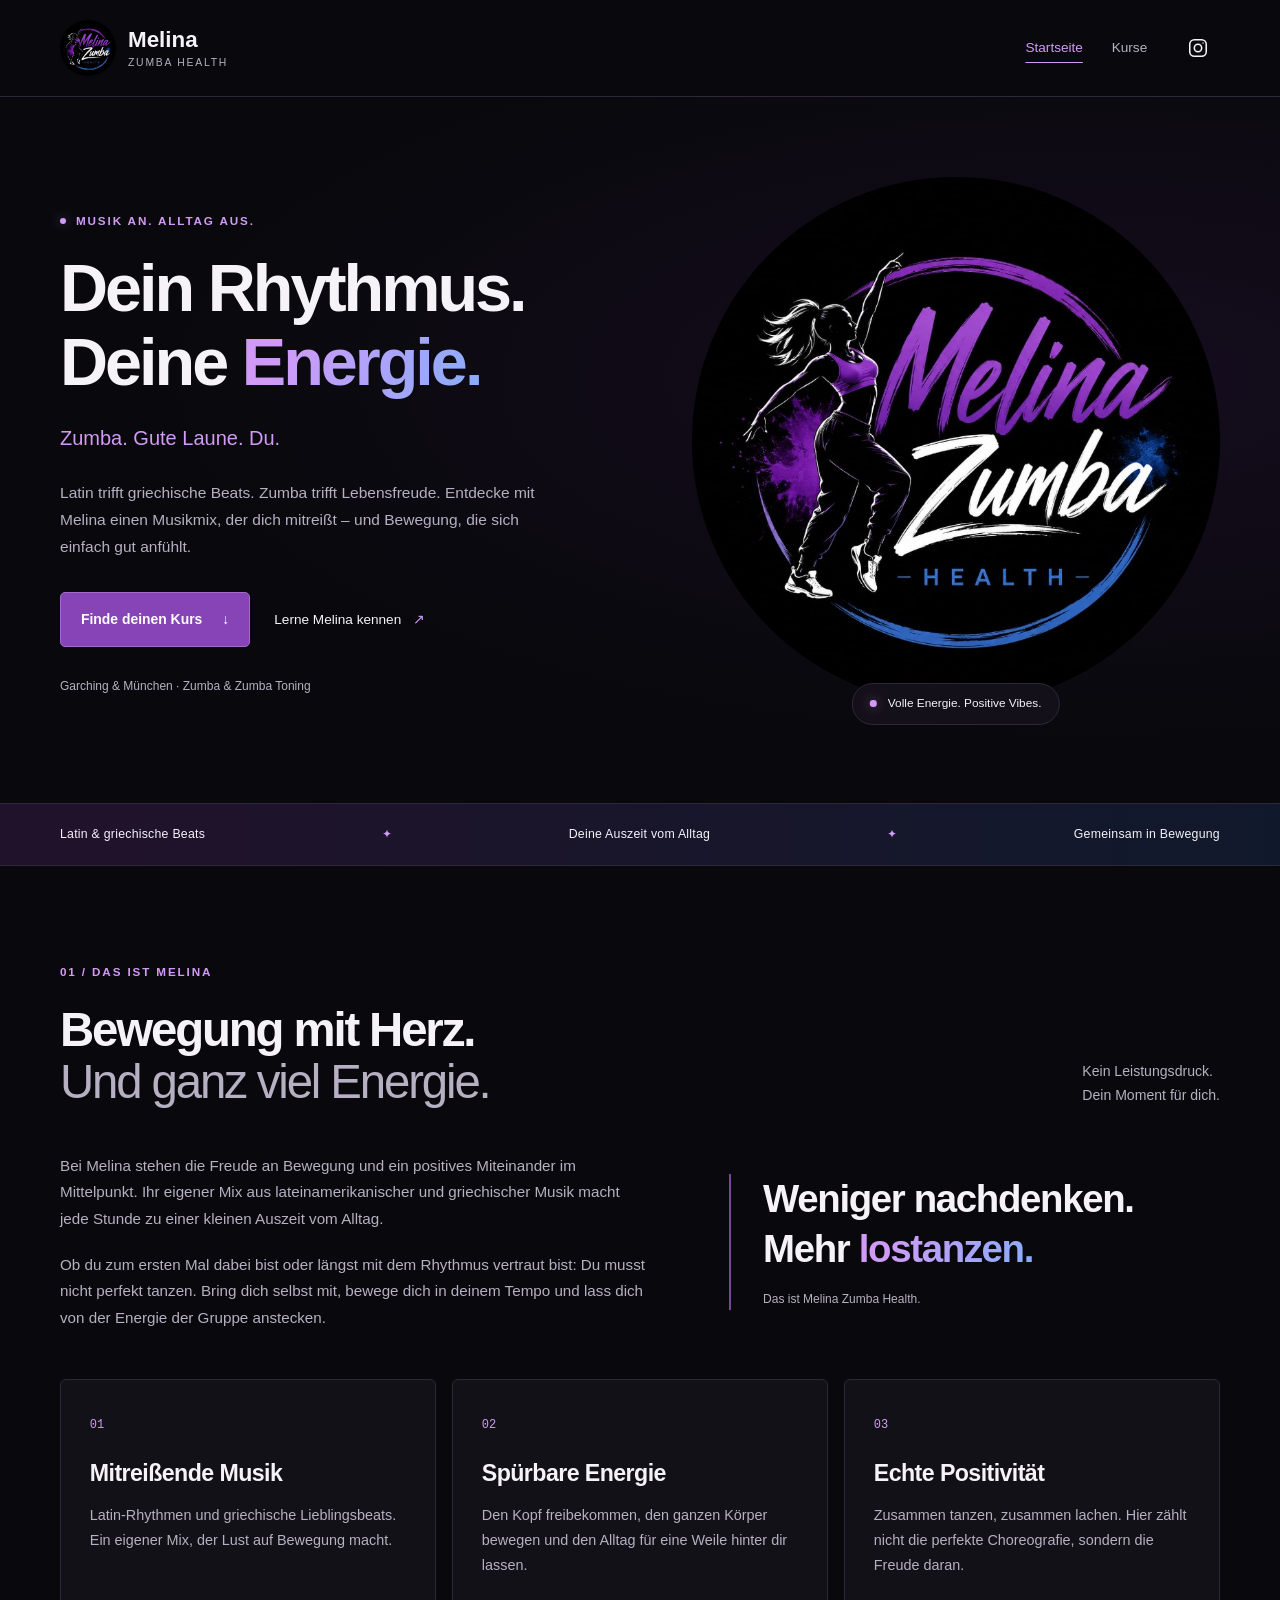
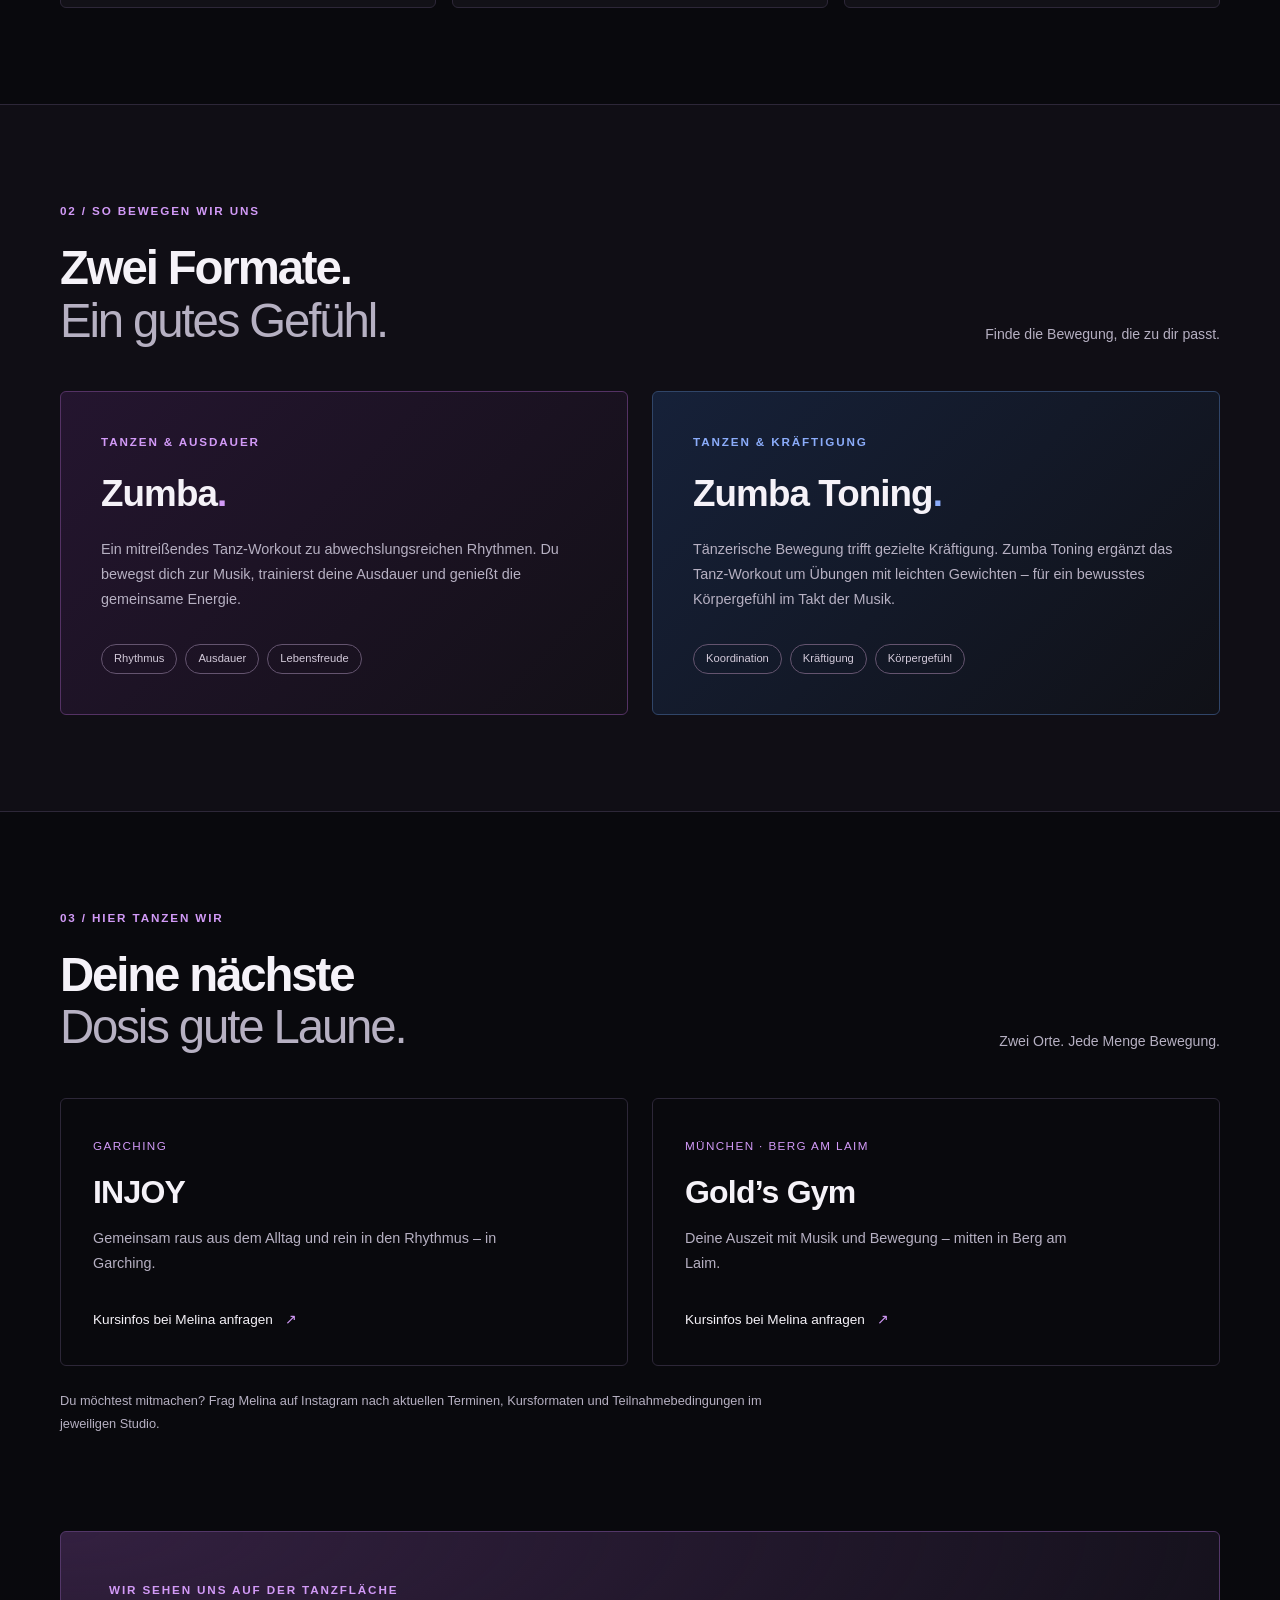
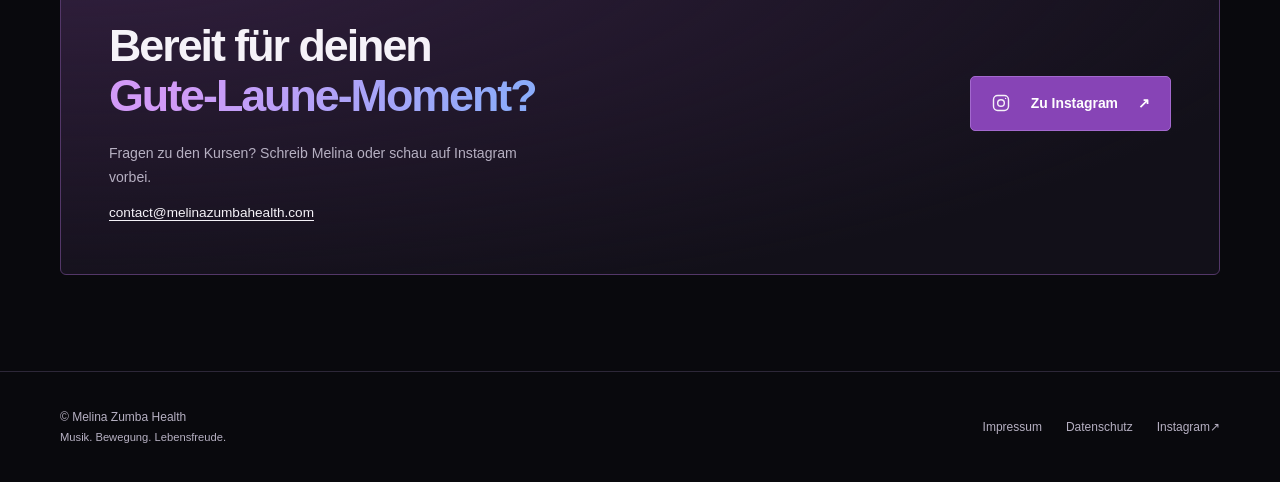
<file: index.html>
<!doctype html>
<html lang="de">
<head>
  <meta charset="utf-8">
  <meta name="viewport" content="width=device-width, initial-scale=1">
  <meta name="description" content="Zumba und Zumba Toning mit Melina in Garching und München: Latin und griechische Musik, volle Energie und jede Menge gute Laune.">
  <meta name="theme-color" content="#09090d">
  <title>Melina Zumba Health | Dein Rhythmus. Deine Energie.</title>
  <link rel="icon" href="images/melina-zumba-light.jpeg" type="image/jpeg">
  <link rel="stylesheet" href="style.css">
</head>
<body>
  <a class="skip-link" href="#main">Zum Inhalt springen</a>
  <header class="site-header">
    <div class="container header-inner">
      <a class="brand" href="index.html" aria-label="Melina Zumba Health – Startseite"><img src="images/melina-zumba-dark.jpeg" alt="" width="56" height="56"><span>Melina<span class="brand-sub">Zumba Health</span></span></a>
      <nav aria-label="Hauptnavigation">
        <a href="index.html" aria-current="page">Startseite</a>
        <a href="#kurse">Kurse</a>
        <a class="social-link" href="https://www.instagram.com/melina_zumba_health/" aria-label="Melina Zumba Health auf Instagram" rel="noopener noreferrer"><img src="images/instagram.svg" alt="" width="22" height="22"></a>
      </nav>
    </div>
  </header>
  <main id="main">
    <section class="hero" aria-labelledby="hero-title">
      <div class="container hero-grid">
        <div class="hero-copy">
          <p class="eyebrow"><span class="status-dot" aria-hidden="true"></span> Musik an. Alltag aus.</p>
          <h1 id="hero-title">Dein Rhythmus.<br>Deine <span class="gradient-text">Energie.</span></h1>
          <p class="hero-tagline">Zumba. Gute Laune. Du.</p>
          <p class="hero-intro">Latin trifft griechische Beats. Zumba trifft Lebensfreude. Entdecke mit Melina einen Musikmix, der dich mitreißt – und Bewegung, die sich einfach gut anfühlt.</p>
          <div class="actions">
            <a class="button" href="#kurse">Finde deinen Kurs <span aria-hidden="true">&darr;</span></a>
            <a class="text-link" href="https://www.instagram.com/melina_zumba_health/" rel="noopener noreferrer">Lerne Melina kennen <span aria-hidden="true">&nearr;</span></a>
          </div>
          <p class="hero-location">Garching &amp; München · Zumba &amp; Zumba Toning</p>
        </div>
        <figure class="hero-art">
          <img src="images/melina-zumba-dark.jpeg" alt="Melina Zumba Health: tanzende Silhouette mit violettem und blauem Schriftzug" width="768" height="768" fetchpriority="high">
          <figcaption><span class="status-dot" aria-hidden="true"></span> Volle Energie. Positive Vibes.</figcaption>
        </figure>
      </div>
    </section>
    <div class="rhythm-strip" aria-label="Musik und Bewegung"><div class="container"><span>Latin &amp; griechische Beats</span><span aria-hidden="true">✦</span><span>Deine Auszeit vom Alltag</span><span aria-hidden="true">✦</span><span>Gemeinsam in Bewegung</span></div></div>
    <section class="section container" id="melina" aria-labelledby="melina-title">
      <div class="section-heading">
        <div><p class="eyebrow">01 / Das ist Melina</p><h2 id="melina-title">Bewegung mit Herz.<br><span class="muted">Und ganz viel Energie.</span></h2></div>
        <p>Kein Leistungsdruck.<br>Dein Moment für dich.</p>
      </div>
      <div class="about-grid">
        <div class="about-copy"><p>Bei Melina stehen die Freude an Bewegung und ein positives Miteinander im Mittelpunkt. Ihr eigener Mix aus lateinamerikanischer und griechischer Musik macht jede Stunde zu einer kleinen Auszeit vom Alltag.</p><p>Ob du zum ersten Mal dabei bist oder längst mit dem Rhythmus vertraut bist: Du musst nicht perfekt tanzen. Bring dich selbst mit, bewege dich in deinem Tempo und lass dich von der Energie der Gruppe anstecken.</p></div>
        <div class="signature"><p>Weniger nachdenken.<br>Mehr <span class="gradient-text">lostanzen.</span></p><span>Das ist Melina Zumba Health.</span></div>
      </div>
      <div class="values-grid">
        <article class="value-card"><span class="card-number">01</span><h3>Mitreißende Musik</h3><p>Latin-Rhythmen und griechische Lieblingsbeats. Ein eigener Mix, der Lust auf Bewegung macht.</p></article>
        <article class="value-card"><span class="card-number">02</span><h3>Spürbare Energie</h3><p>Den Kopf freibekommen, den ganzen Körper bewegen und den Alltag für eine Weile hinter dir lassen.</p></article>
        <article class="value-card"><span class="card-number">03</span><h3>Echte Positivität</h3><p>Zusammen tanzen, zusammen lachen. Hier zählt nicht die perfekte Choreografie, sondern die Freude daran.</p></article>
      </div>
    </section>
    <section class="section formats-section" aria-labelledby="formats-title">
      <div class="container">
        <div class="section-heading"><div><p class="eyebrow">02 / So bewegen wir uns</p><h2 id="formats-title">Zwei Formate.<br><span class="muted">Ein gutes Gefühl.</span></h2></div><p>Finde die Bewegung, die zu dir passt.</p></div>
        <div class="formats-grid">
          <article class="format-card"><p class="eyebrow">Tanzen &amp; Ausdauer</p><h3>Zumba<span class="accent">.</span></h3><p>Ein mitreißendes Tanz-Workout zu abwechslungsreichen Rhythmen. Du bewegst dich zur Musik, trainierst deine Ausdauer und genießt die gemeinsame Energie.</p><ul class="tag-list" aria-label="Zumba-Schwerpunkte"><li>Rhythmus</li><li>Ausdauer</li><li>Lebensfreude</li></ul></article>
          <article class="format-card toning"><p class="eyebrow">Tanzen &amp; Kräftigung</p><h3>Zumba Toning<span class="accent">.</span></h3><p>Tänzerische Bewegung trifft gezielte Kräftigung. Zumba Toning ergänzt das Tanz-Workout um Übungen mit leichten Gewichten – für ein bewusstes Körpergefühl im Takt der Musik.</p><ul class="tag-list" aria-label="Zumba-Toning-Schwerpunkte"><li>Koordination</li><li>Kräftigung</li><li>Körpergefühl</li></ul></article>
        </div>
      </div>
    </section>
    <section class="section container" id="kurse" aria-labelledby="courses-title">
      <div class="section-heading"><div><p class="eyebrow">03 / Hier tanzen wir</p><h2 id="courses-title">Deine nächste<br><span class="muted">Dosis gute Laune.</span></h2></div><p>Zwei Orte. Jede Menge Bewegung.</p></div>
      <div class="venues-grid">
        <article class="venue-card"><span class="location-label">Garching</span><h3>INJOY</h3><p>Gemeinsam raus aus dem Alltag und rein in den Rhythmus – in Garching.</p><a class="text-link" href="https://www.instagram.com/melina_zumba_health/" rel="noopener noreferrer">Kursinfos bei Melina anfragen <span aria-hidden="true">&nearr;</span></a></article>
        <article class="venue-card"><span class="location-label">München · Berg am Laim</span><h3>Gold’s Gym</h3><p>Deine Auszeit mit Musik und Bewegung – mitten in Berg am Laim.</p><a class="text-link" href="https://www.instagram.com/melina_zumba_health/" rel="noopener noreferrer">Kursinfos bei Melina anfragen <span aria-hidden="true">&nearr;</span></a></article>
      </div>
      <p class="course-note">Du möchtest mitmachen? Frag Melina auf Instagram nach aktuellen Terminen, Kursformaten und Teilnahmebedingungen im jeweiligen Studio.</p>
    </section>
    <section class="container closing" aria-labelledby="contact-title">
      <div><p class="eyebrow">Wir sehen uns auf der Tanzfläche</p><h2 id="contact-title">Bereit für deinen<br><span class="gradient-text">Gute-Laune-Moment?</span></h2><p>Fragen zu den Kursen? Schreib Melina oder schau auf Instagram vorbei.</p><a class="email-link" href="mailto:contact@melinazumbahealth.com">contact@melinazumbahealth.com</a></div>
      <a class="button" href="https://www.instagram.com/melina_zumba_health/" rel="noopener noreferrer"><img src="images/instagram.svg" alt="" width="20" height="20"> Zu Instagram <span aria-hidden="true">&nearr;</span></a>
    </section>
  </main>
  <footer class="site-footer"><div class="container footer-inner"><p>&copy; Melina Zumba Health <span class="footer-tagline">Musik. Bewegung. Lebensfreude.</span></p><nav aria-label="Fußnavigation"><a href="impressum.html">Impressum</a><a href="datenschutz.html">Datenschutz</a><a href="https://www.instagram.com/melina_zumba_health/" rel="noopener noreferrer">Instagram <span aria-hidden="true">&nearr;</span></a></nav></div></footer>
</body>
</html>
</file>
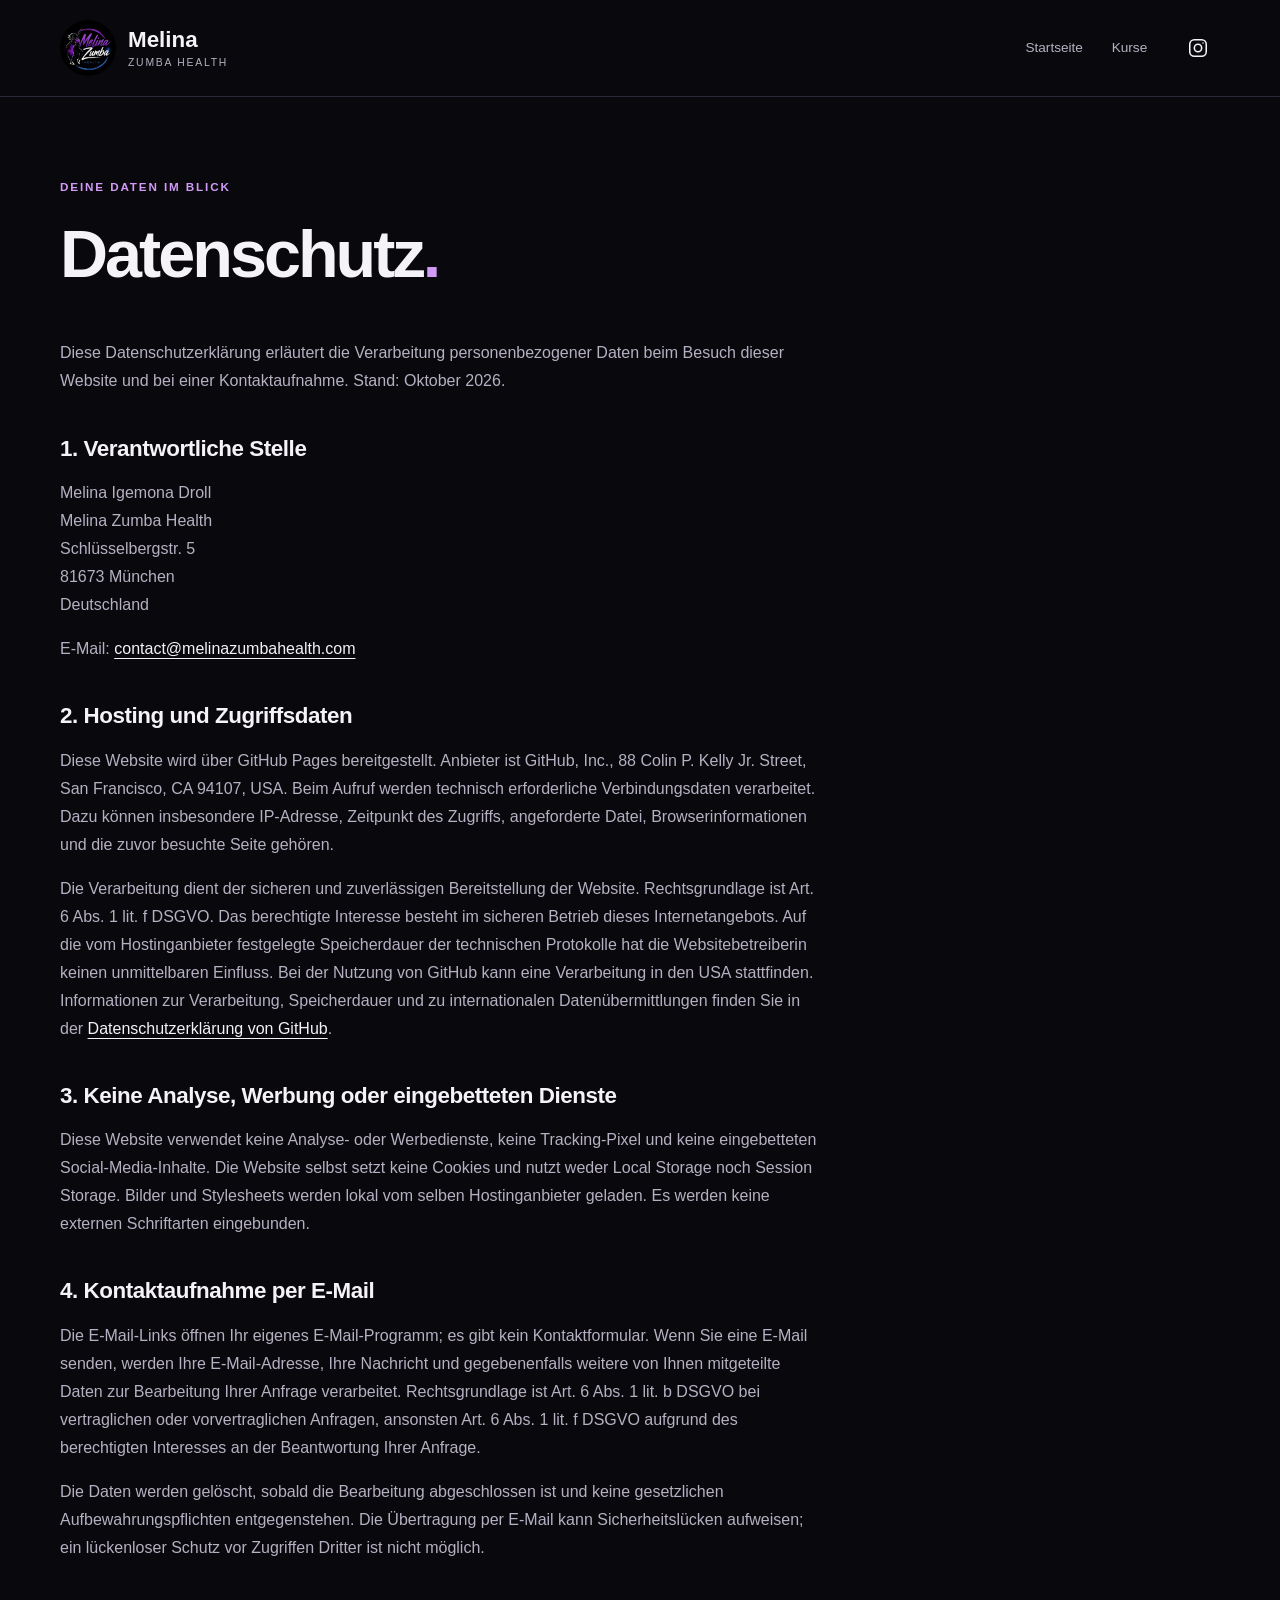
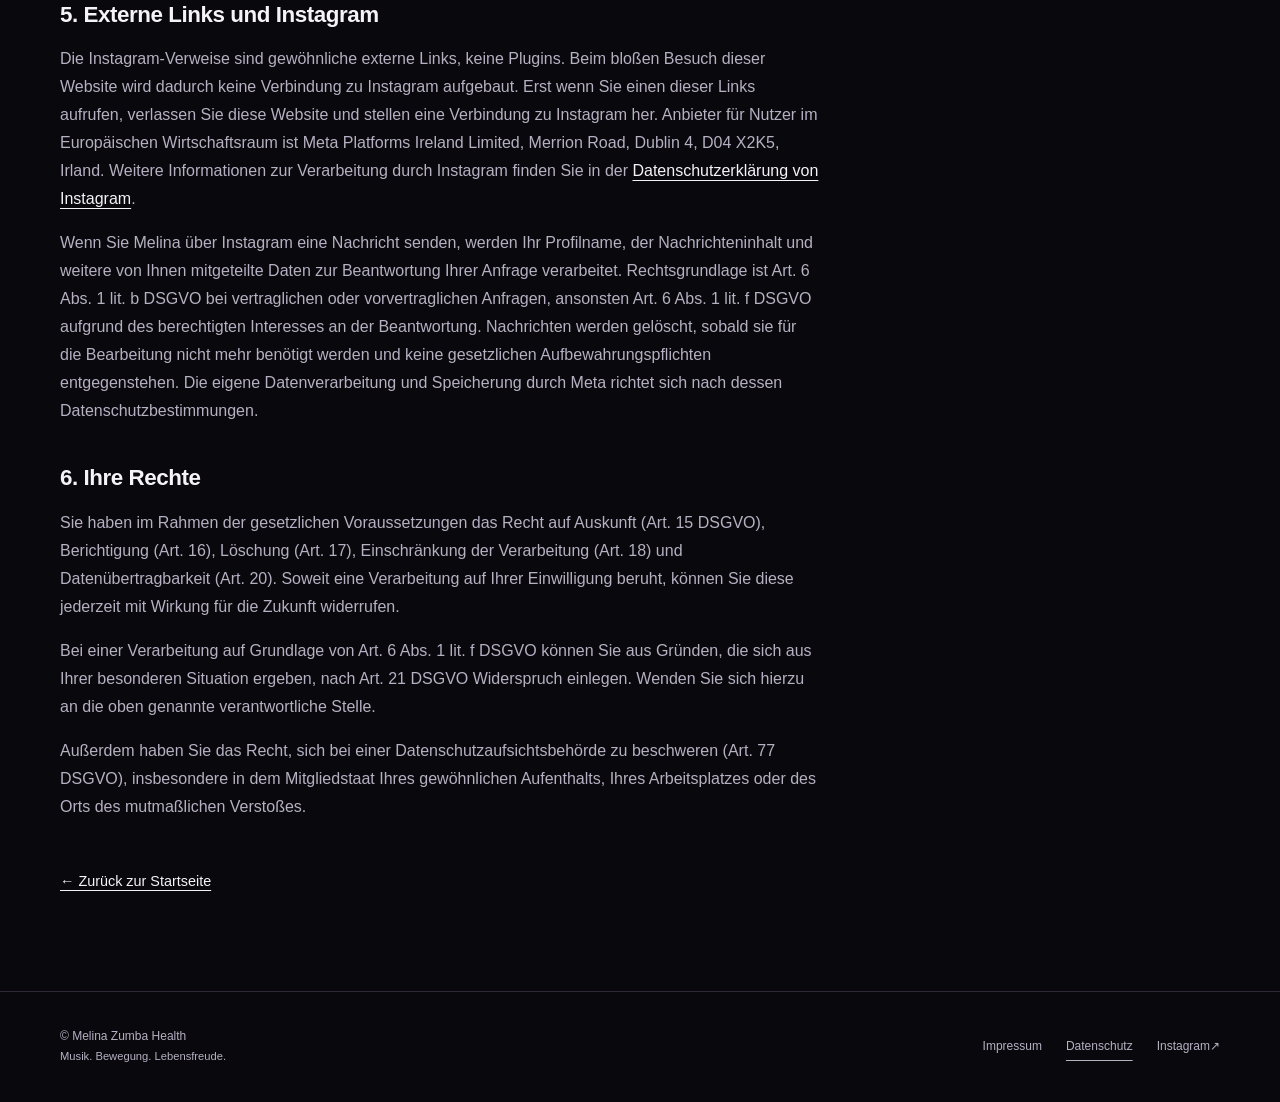
<file: datenschutz.html>
<!doctype html>
<html lang="de">
<head>
  <meta charset="utf-8">
  <meta name="viewport" content="width=device-width, initial-scale=1">
  <meta name="description" content="Datenschutzerklärung von Melina Zumba Health: Informationen zu Hosting, Kontaktaufnahme und Instagram-Verlinkungen.">
  <meta name="theme-color" content="#09090d">
  <title>Datenschutz | Melina Zumba Health</title>
  <link rel="icon" href="images/melina-zumba-light.jpeg" type="image/jpeg">
  <link rel="stylesheet" href="style.css">
</head>
<body>
  <a class="skip-link" href="#main">Zum Inhalt springen</a>
  <header class="site-header"><div class="container header-inner"><a class="brand" href="index.html" aria-label="Melina Zumba Health – Startseite"><img src="images/melina-zumba-dark.jpeg" alt="" width="56" height="56"><span>Melina<span class="brand-sub">Zumba Health</span></span></a><nav aria-label="Hauptnavigation"><a href="index.html">Startseite</a><a href="index.html#kurse">Kurse</a><a class="social-link" href="https://www.instagram.com/melina_zumba_health/" aria-label="Melina Zumba Health auf Instagram" rel="noopener noreferrer"><img src="images/instagram.svg" alt="" width="22" height="22"></a></nav></div></header>
  <main id="main" class="container legal-page">
    <p class="eyebrow">Deine Daten im Blick</p>
    <h1>Datenschutz<span class="accent">.</span></h1>
    <div class="legal-prose">
      <p>Diese Datenschutzerklärung erläutert die Verarbeitung personenbezogener Daten beim Besuch dieser Website und bei einer Kontaktaufnahme. Stand: Oktober 2026.</p>
      <h2>1. Verantwortliche Stelle</h2>
      <address>Melina Igemona Droll<br>Melina Zumba Health<br>Schlüsselbergstr. 5<br>81673 München<br>Deutschland</address>
      <p>E-Mail: <a href="mailto:contact@melinazumbahealth.com">contact@melinazumbahealth.com</a></p>
      <h2>2. Hosting und Zugriffsdaten</h2>
      <p>Diese Website wird über GitHub Pages bereitgestellt. Anbieter ist GitHub, Inc., 88 Colin P. Kelly Jr. Street, San Francisco, CA 94107, USA. Beim Aufruf werden technisch erforderliche Verbindungsdaten verarbeitet. Dazu können insbesondere IP-Adresse, Zeitpunkt des Zugriffs, angeforderte Datei, Browserinformationen und die zuvor besuchte Seite gehören.</p>
      <p>Die Verarbeitung dient der sicheren und zuverlässigen Bereitstellung der Website. Rechtsgrundlage ist Art. 6 Abs. 1 lit. f DSGVO. Das berechtigte Interesse besteht im sicheren Betrieb dieses Internetangebots. Auf die vom Hostinganbieter festgelegte Speicherdauer der technischen Protokolle hat die Websitebetreiberin keinen unmittelbaren Einfluss. Bei der Nutzung von GitHub kann eine Verarbeitung in den USA stattfinden. Informationen zur Verarbeitung, Speicherdauer und zu internationalen Datenübermittlungen finden Sie in der <a href="https://docs.github.com/en/site-policy/privacy-policies/github-general-privacy-statement" rel="noopener noreferrer">Datenschutzerklärung von GitHub</a>.</p>
      <h2>3. Keine Analyse, Werbung oder eingebetteten Dienste</h2>
      <p>Diese Website verwendet keine Analyse- oder Werbedienste, keine Tracking-Pixel und keine eingebetteten Social-Media-Inhalte. Die Website selbst setzt keine Cookies und nutzt weder Local Storage noch Session Storage. Bilder und Stylesheets werden lokal vom selben Hostinganbieter geladen. Es werden keine externen Schriftarten eingebunden.</p>
      <h2>4. Kontaktaufnahme per E-Mail</h2>
      <p>Die E-Mail-Links öffnen Ihr eigenes E-Mail-Programm; es gibt kein Kontaktformular. Wenn Sie eine E-Mail senden, werden Ihre E-Mail-Adresse, Ihre Nachricht und gegebenenfalls weitere von Ihnen mitgeteilte Daten zur Bearbeitung Ihrer Anfrage verarbeitet. Rechtsgrundlage ist Art. 6 Abs. 1 lit. b DSGVO bei vertraglichen oder vorvertraglichen Anfragen, ansonsten Art. 6 Abs. 1 lit. f DSGVO aufgrund des berechtigten Interesses an der Beantwortung Ihrer Anfrage.</p>
      <p>Die Daten werden gelöscht, sobald die Bearbeitung abgeschlossen ist und keine gesetzlichen Aufbewahrungspflichten entgegenstehen. Die Übertragung per E-Mail kann Sicherheitslücken aufweisen; ein lückenloser Schutz vor Zugriffen Dritter ist nicht möglich.</p>
      <h2>5. Externe Links und Instagram</h2>
      <p>Die Instagram-Verweise sind gewöhnliche externe Links, keine Plugins. Beim bloßen Besuch dieser Website wird dadurch keine Verbindung zu Instagram aufgebaut. Erst wenn Sie einen dieser Links aufrufen, verlassen Sie diese Website und stellen eine Verbindung zu Instagram her. Anbieter für Nutzer im Europäischen Wirtschaftsraum ist Meta Platforms Ireland Limited, Merrion Road, Dublin 4, D04 X2K5, Irland. Weitere Informationen zur Verarbeitung durch Instagram finden Sie in der <a href="https://privacycenter.instagram.com/policy/" rel="noopener noreferrer">Datenschutzerklärung von Instagram</a>.</p>
      <p>Wenn Sie Melina über Instagram eine Nachricht senden, werden Ihr Profilname, der Nachrichteninhalt und weitere von Ihnen mitgeteilte Daten zur Beantwortung Ihrer Anfrage verarbeitet. Rechtsgrundlage ist Art. 6 Abs. 1 lit. b DSGVO bei vertraglichen oder vorvertraglichen Anfragen, ansonsten Art. 6 Abs. 1 lit. f DSGVO aufgrund des berechtigten Interesses an der Beantwortung. Nachrichten werden gelöscht, sobald sie für die Bearbeitung nicht mehr benötigt werden und keine gesetzlichen Aufbewahrungspflichten entgegenstehen. Die eigene Datenverarbeitung und Speicherung durch Meta richtet sich nach dessen Datenschutzbestimmungen.</p>
      <h2>6. Ihre Rechte</h2>
      <p>Sie haben im Rahmen der gesetzlichen Voraussetzungen das Recht auf Auskunft (Art. 15 DSGVO), Berichtigung (Art. 16), Löschung (Art. 17), Einschränkung der Verarbeitung (Art. 18) und Datenübertragbarkeit (Art. 20). Soweit eine Verarbeitung auf Ihrer Einwilligung beruht, können Sie diese jederzeit mit Wirkung für die Zukunft widerrufen.</p>
      <p>Bei einer Verarbeitung auf Grundlage von Art. 6 Abs. 1 lit. f DSGVO können Sie aus Gründen, die sich aus Ihrer besonderen Situation ergeben, nach Art. 21 DSGVO Widerspruch einlegen. Wenden Sie sich hierzu an die oben genannte verantwortliche Stelle.</p>
      <p>Außerdem haben Sie das Recht, sich bei einer Datenschutzaufsichtsbehörde zu beschweren (Art. 77 DSGVO), insbesondere in dem Mitgliedstaat Ihres gewöhnlichen Aufenthalts, Ihres Arbeitsplatzes oder des Orts des mutmaßlichen Verstoßes.</p>
    </div>
    <a class="back-link" href="index.html">&larr; Zurück zur Startseite</a>
  </main>
  <footer class="site-footer"><div class="container footer-inner"><p>&copy; Melina Zumba Health <span class="footer-tagline">Musik. Bewegung. Lebensfreude.</span></p><nav aria-label="Fußnavigation"><a href="impressum.html">Impressum</a><a href="datenschutz.html" aria-current="page">Datenschutz</a><a href="https://www.instagram.com/melina_zumba_health/" rel="noopener noreferrer">Instagram <span aria-hidden="true">&nearr;</span></a></nav></div></footer>
</body>
</html>
</file>
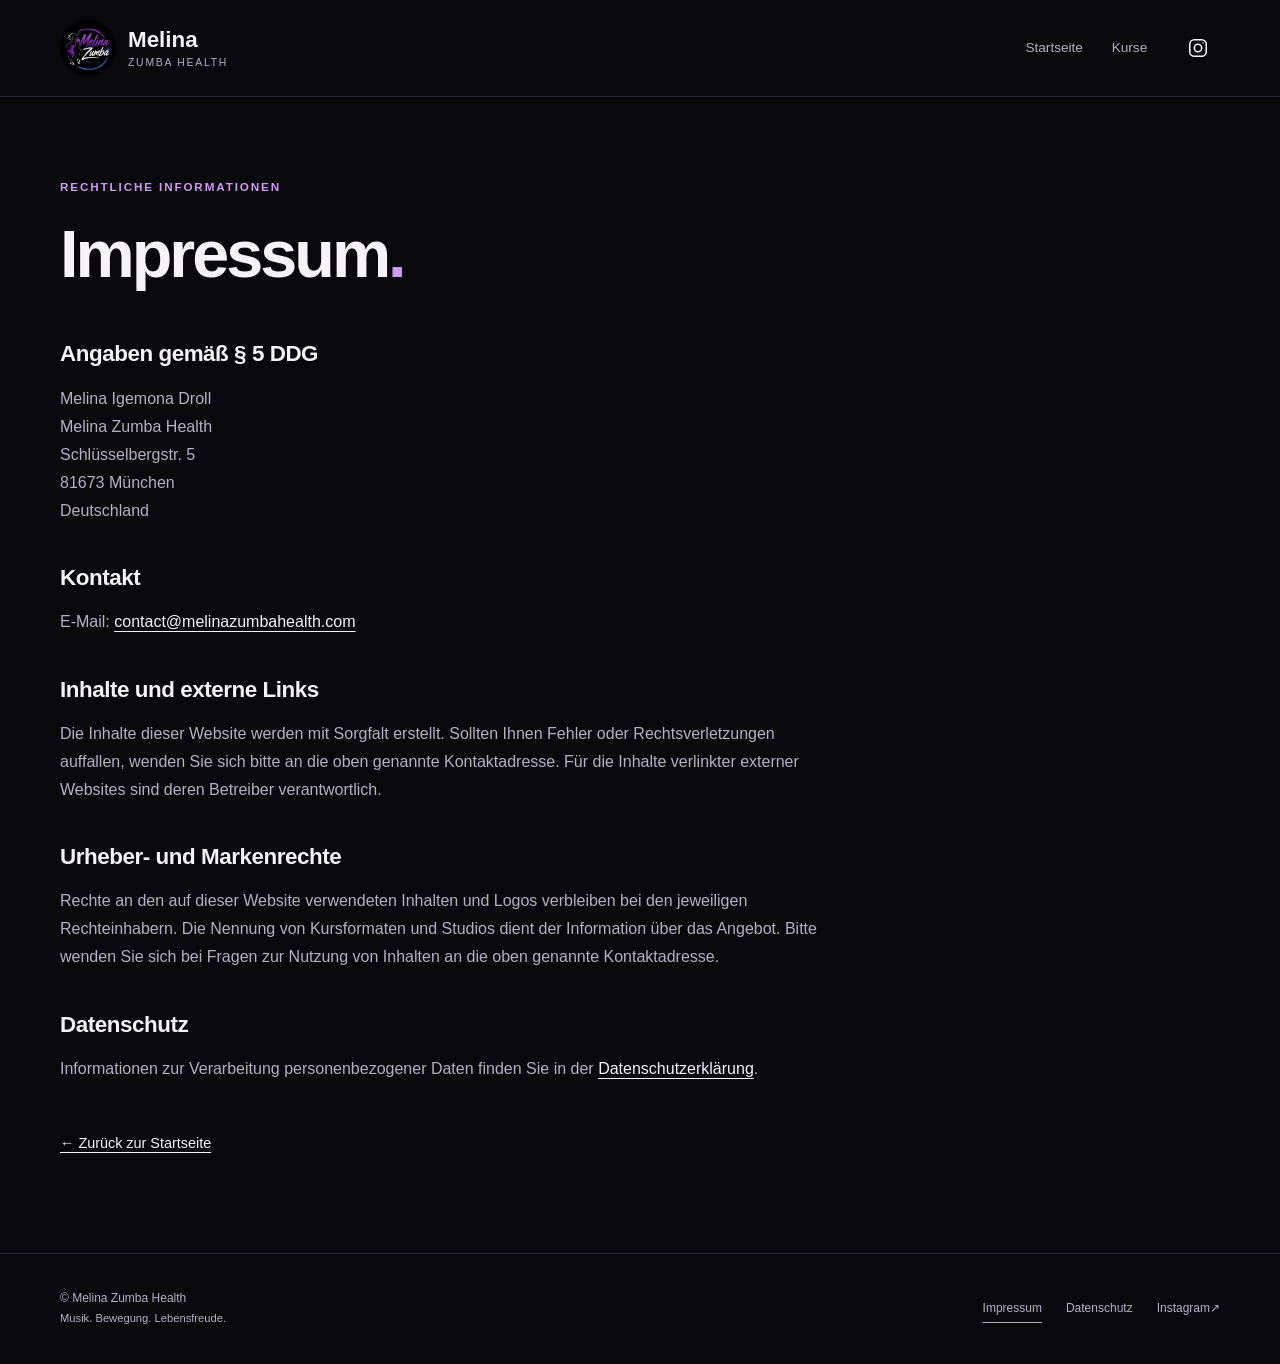
<file: impressum.html>
<!doctype html>
<html lang="de">
<head>
  <meta charset="utf-8">
  <meta name="viewport" content="width=device-width, initial-scale=1">
  <meta name="description" content="Impressum und Kontaktangaben von Melina Zumba Health – Melina Igemona Droll.">
  <meta name="theme-color" content="#09090d">
  <title>Impressum | Melina Zumba Health</title>
  <link rel="icon" href="images/melina-zumba-light.jpeg" type="image/jpeg">
  <link rel="stylesheet" href="style.css">
</head>
<body>
  <a class="skip-link" href="#main">Zum Inhalt springen</a>
  <header class="site-header"><div class="container header-inner"><a class="brand" href="index.html" aria-label="Melina Zumba Health – Startseite"><img src="images/melina-zumba-dark.jpeg" alt="" width="56" height="56"><span>Melina<span class="brand-sub">Zumba Health</span></span></a><nav aria-label="Hauptnavigation"><a href="index.html">Startseite</a><a href="index.html#kurse">Kurse</a><a class="social-link" href="https://www.instagram.com/melina_zumba_health/" aria-label="Melina Zumba Health auf Instagram" rel="noopener noreferrer"><img src="images/instagram.svg" alt="" width="22" height="22"></a></nav></div></header>
  <main id="main" class="container legal-page">
    <p class="eyebrow">Rechtliche Informationen</p>
    <h1>Impressum<span class="accent">.</span></h1>
    <div class="legal-prose">
      <h2>Angaben gemäß § 5 DDG</h2>
      <address>Melina Igemona Droll<br>Melina Zumba Health<br>Schlüsselbergstr. 5<br>81673 München<br>Deutschland</address>
      <h2>Kontakt</h2>
      <p>E-Mail: <a href="mailto:contact@melinazumbahealth.com">contact@melinazumbahealth.com</a></p>
      <h2>Inhalte und externe Links</h2>
      <p>Die Inhalte dieser Website werden mit Sorgfalt erstellt. Sollten Ihnen Fehler oder Rechtsverletzungen auffallen, wenden Sie sich bitte an die oben genannte Kontaktadresse. Für die Inhalte verlinkter externer Websites sind deren Betreiber verantwortlich.</p>
      <h2>Urheber- und Markenrechte</h2>
      <p>Rechte an den auf dieser Website verwendeten Inhalten und Logos verbleiben bei den jeweiligen Rechteinhabern. Die Nennung von Kursformaten und Studios dient der Information über das Angebot. Bitte wenden Sie sich bei Fragen zur Nutzung von Inhalten an die oben genannte Kontaktadresse.</p>
      <h2>Datenschutz</h2>
      <p>Informationen zur Verarbeitung personenbezogener Daten finden Sie in der <a href="datenschutz.html">Datenschutzerklärung</a>.</p>
    </div>
    <a class="back-link" href="index.html">&larr; Zurück zur Startseite</a>
  </main>
  <footer class="site-footer"><div class="container footer-inner"><p>&copy; Melina Zumba Health <span class="footer-tagline">Musik. Bewegung. Lebensfreude.</span></p><nav aria-label="Fußnavigation"><a href="impressum.html" aria-current="page">Impressum</a><a href="datenschutz.html">Datenschutz</a><a href="https://www.instagram.com/melina_zumba_health/" rel="noopener noreferrer">Instagram <span aria-hidden="true">&nearr;</span></a></nav></div></footer>
</body>
</html>
</file>
<file: style.css>
:root {
  color-scheme: dark;
  --background: #09090d;
  --surface: #121117;
  --text: #f5f2f8;
  --muted: #b6b0c2;
  --accent: #d29af7;
  --blue: #8bacfa;
  --border: #2d2738;
}

* { box-sizing: border-box; }
html { scroll-behavior: smooth; scroll-padding-top: 2rem; }
body { margin: 0; min-height: 100vh; display: flex; flex-direction: column; background: var(--background); color: var(--text); font-family: "Segoe UI", Arial, sans-serif; line-height: 1.75; }
main { flex: 1; }
a { color: inherit; text-underline-offset: .25em; }
a:hover { color: var(--accent); }
a:focus-visible { outline: 2px solid var(--accent); outline-offset: 6px; border-radius: 2px; }
img { display: block; max-width: 100%; height: auto; }
h1, h2, h3, p, figure { margin: 0; }
h1, h2, h3 { line-height: 1.1; letter-spacing: -.045em; font-weight: 650; }
h1 { font-size: clamp(2.8rem, 5.2vw, 4.7rem); }
h2 { font-size: clamp(2rem, 3.7vw, 3.2rem); }
h3 { font-size: 1.45rem; letter-spacing: -.025em; }
.container { width: min(1160px, calc(100% - 6rem)); margin-inline: auto; }
.accent { color: var(--accent); }
.muted { color: var(--muted); font-weight: 400; }
.gradient-text { color: var(--accent); background: linear-gradient(110deg, #d29af7 15%, #8bacfa 95%); background-clip: text; -webkit-background-clip: text; -webkit-text-fill-color: transparent; }
.eyebrow { color: var(--accent); text-transform: uppercase; letter-spacing: .16em; font-size: .73rem; font-weight: 650; margin-bottom: 1.3rem; }
.skip-link { position: absolute; z-index: 10; top: .5rem; left: 1rem; padding: .6rem 1rem; background: var(--accent); color: var(--background); transform: translateY(-180%); }
.skip-link:focus { transform: translateY(0); }
.site-header { border-bottom: 1px solid var(--border); }
.header-inner { min-height: 96px; display: flex; align-items: center; justify-content: space-between; gap: 2rem; }
.brand { display: inline-flex; align-items: center; gap: .75rem; text-decoration: none; font-size: 1.4rem; font-weight: 700; line-height: 1.15; }
.brand img { width: 56px; height: 56px; border-radius: 50%; }
.brand-sub { display: block; color: var(--muted); font-size: .65rem; font-weight: 500; text-transform: uppercase; letter-spacing: .17em; margin-top: .3rem; }
nav { display: flex; flex-wrap: wrap; align-items: center; gap: 1.8rem; }
nav a { display: inline-flex; align-items: center; min-height: 44px; font-size: .85rem; text-decoration: none; color: var(--muted); }
nav a[aria-current="page"] { color: var(--accent); text-decoration: underline; text-underline-offset: .6rem; }
.social-link { min-width: 44px; justify-content: center; }
.hero { position: relative; isolation: isolate; overflow: hidden; padding-block: 5rem 4.5rem; }
.hero::before { content: ""; position: absolute; z-index: -1; inset: 0; background: radial-gradient(ellipse at 85% 40%, #60208624, transparent 60%); }
.hero-grid { display: grid; grid-template-columns: 1.12fr 1fr; align-items: center; gap: 2.5rem; }
.hero .eyebrow { display: flex; align-items: center; gap: .6rem; }
.status-dot { display: inline-block; flex-shrink: 0; width: .4rem; height: .4rem; background: var(--accent); border-radius: 50%; box-shadow: 0 0 12px #c389f577; }
.hero-tagline { color: var(--accent); font-size: 1.25rem; margin-top: 1.4rem; }
.hero-intro { max-width: 32rem; margin-top: 1.4rem; color: var(--muted); font-size: .97rem; }
.actions { display: flex; flex-wrap: wrap; align-items: center; gap: 1.5rem; margin-top: 2rem; }
.button { display: inline-flex; align-items: center; justify-content: center; gap: 1.25rem; padding: .9rem 1.25rem; background: #8744b6; border: 1px solid #a369ce; border-radius: 5px; font-size: .87rem; font-weight: 650; text-decoration: none; color: #fff; transition: background .15s; }
.button:hover { background: #6b3296; color: #fff; }
.text-link { font-size: .85rem; text-decoration: none; }
.text-link span { color: var(--accent); margin-left: .5rem; }
.hero-location { margin-top: 1.8rem; color: var(--muted); font-size: .75rem; }
.hero-art { position: relative; padding-bottom: 1.6rem; }
.hero-art > img { width: 100%; border-radius: 50%; }
.hero-art figcaption { position: absolute; bottom: .4rem; left: 50%; transform: translateX(-50%); white-space: nowrap; display: flex; align-items: center; gap: .7rem; border: 1px solid var(--border); background: #141019; border-radius: 2rem; padding: .6rem 1.1rem; font-size: .74rem; }
.rhythm-strip { border-block: 1px solid var(--border); background: linear-gradient(90deg, #21122b, #10192b); }
.rhythm-strip .container { display: flex; align-items: center; justify-content: space-between; gap: 1rem; padding-block: 1.25rem; font-size: .77rem; letter-spacing: .02em; }
.rhythm-strip span[aria-hidden] { color: var(--accent); }
.section { padding-block: 6rem; }
.section-heading { display: flex; align-items: flex-end; justify-content: space-between; gap: 2rem; margin-bottom: 2.8rem; }
.section-heading > p { font-size: .88rem; color: var(--muted); }
.about-grid { display: grid; grid-template-columns: 1.2fr 1fr; gap: 5rem; align-items: center; margin-bottom: 3rem; }
.about-copy { color: var(--muted); font-size: .95rem; }
.about-copy p + p { margin-top: 1.2rem; }
.signature { padding-left: 2rem; border-left: 2px solid #77459f; }
.signature p { font-size: clamp(1.7rem, 3vw, 2.5rem); font-weight: 600; line-height: 1.3; letter-spacing: -.035em; }
.signature > span { display: block; color: var(--muted); font-size: .75rem; margin-top: 1rem; }
.values-grid { display: grid; grid-template-columns: repeat(3, 1fr); gap: 1rem; }
.value-card { background: var(--surface); border: 1px solid var(--border); border-radius: 6px; padding: 1.8rem; }
.card-number { color: var(--accent); font-family: Consolas, monospace; font-size: .75rem; }
.value-card h3 { margin-block: 1.5rem 1rem; }
.value-card p, .format-card > p:not(.eyebrow), .venue-card p { color: var(--muted); font-size: .9rem; }
.formats-section { background: #100e15; border-block: 1px solid var(--border); }
.formats-grid, .venues-grid { display: grid; grid-template-columns: 1fr 1fr; gap: 1.5rem; }
.format-card { padding: 2.5rem; border: 1px solid #543264; border-radius: 6px; background: linear-gradient(135deg, #24152f, #131017); }
.format-card.toning { border-color: #304568; background: linear-gradient(135deg, #162139, #101117); }
.format-card h3 { font-size: 2.3rem; margin-bottom: 1.4rem; }
.toning .eyebrow, .toning .accent { color: var(--blue); }
.tag-list { display: flex; flex-wrap: wrap; gap: .5rem; padding: 0; margin: 2rem 0 0; list-style: none; }
.tag-list li { font-size: .7rem; color: #d3cada; border: 1px solid #64546f; border-radius: 2rem; padding: .25rem .75rem; }
.venue-card { padding: 2rem; border: 1px solid var(--border); border-radius: 6px; }
.location-label { color: var(--accent); font-size: .73rem; text-transform: uppercase; letter-spacing: .12em; }
.venue-card h3 { font-size: 2rem; margin-block: 1rem; }
.venue-card p { margin-bottom: 1.8rem; max-width: 26rem; }
.course-note { margin-top: 1.5rem; color: var(--muted); font-size: .8rem; max-width: 47rem; }
.closing { display: flex; justify-content: space-between; align-items: center; gap: 2.5rem; padding: 3rem; margin-bottom: 6rem; border: 1px solid #533768; border-radius: 6px; background: radial-gradient(ellipse at top left, #332040, transparent 80%), #121019; }
.closing h2 { font-size: clamp(1.8rem, 3.5vw, 2.8rem); }
.closing p:not(.eyebrow) { margin-top: 1.3rem; color: var(--muted); font-size: .88rem; max-width: 28rem; }
.closing .button { flex-shrink: 0; }
.email-link { display: inline-block; font-size: .85rem; margin-top: .7rem; overflow-wrap: anywhere; }
.site-footer { border-top: 1px solid var(--border); }
.footer-inner { min-height: 110px; display: flex; justify-content: space-between; align-items: center; gap: 1.5rem; padding-block: 1.5rem; }
.footer-inner p, .footer-inner nav a { color: var(--muted); font-size: .75rem; }
.footer-tagline { display: block; color: var(--muted); font-size: .7rem; }
.footer-inner nav { gap: 1.5rem; }
.legal-page { padding-block: 5rem 6rem; }
.legal-page h1 { margin-bottom: 3rem; }
.legal-prose { max-width: 760px; color: var(--muted); overflow-wrap: anywhere; }
.legal-prose h2 { color: var(--text); font-size: 1.4rem; margin-block: 2.4rem 1rem; letter-spacing: -.02em; line-height: 1.3; }
.legal-prose p + p, .legal-prose address + p { margin-top: 1rem; }
.legal-prose address { font-style: normal; }
.legal-prose a { color: var(--text); }
.back-link { display: inline-block; margin-top: 3rem; font-size: .9rem; }

@media (min-width: 1440px) {
  .hero { padding-block: 6rem; }
}
@media (max-width: 960px) {
  .container { width: calc(100% - 3rem); }
  .hero-grid { gap: 1rem; }
  .hero h1 { font-size: clamp(2.5rem, 5.4vw, 4rem); }
  .hero-art figcaption { font-size: .65rem; padding: .5rem .75rem; }
  .about-grid { gap: 2.5rem; }
  .value-card { padding: 1.4rem; }
  .closing { padding: 2rem; }
  .footer-inner { align-items: flex-start; }
}
@media (max-width: 700px) {
  .container { width: calc(100% - 2.5rem); }
  .header-inner { min-height: 84px; gap: .75rem; }
  .brand { font-size: 1.2rem; gap: .4rem; }
  .brand img { width: 44px; height: 44px; }
  .brand-sub { font-size: .55rem; }
  nav { gap: .8rem; }
  nav a { font-size: .75rem; }
  .hero { padding-block: 3.5rem 2.5rem; }
  .hero-grid { grid-template-columns: 1fr; gap: 2rem; }
  .hero h1 { font-size: clamp(2.65rem, 9.5vw, 4rem); }
  .hero-art { width: min(100%, 380px); margin-inline: auto; }
  .hero-art figcaption { font-size: .75rem; }
  .hero-intro { max-width: none; }
  .rhythm-strip .container { flex-wrap: wrap; justify-content: center; gap: .35rem 1rem; text-align: center; font-size: .68rem; }
  .rhythm-strip span[aria-hidden] { display: none; }
  .section { padding-block: 3.8rem; }
  .section-heading { flex-direction: column; align-items: flex-start; gap: 1.2rem; margin-bottom: 2rem; }
  .about-grid, .values-grid, .formats-grid, .venues-grid { grid-template-columns: 1fr; }
  .about-grid { gap: 2rem; }
  .signature { padding-block: .5rem; }
  .value-card h3 { margin-top: 1rem; }
  .format-card, .venue-card { padding: 1.7rem; }
  .closing { flex-direction: column; align-items: flex-start; gap: 1.8rem; padding: 1.7rem; margin-bottom: 3.8rem; }
  .footer-inner { flex-direction: column; gap: .75rem; }
  .legal-page { padding-block: 3.5rem; }
  .legal-page h1 { font-size: clamp(2.4rem, 9vw, 3.7rem); }
}
@media (prefers-reduced-motion: reduce) {
  html { scroll-behavior: auto; }
  .button { transition: none; }
}
</file>
